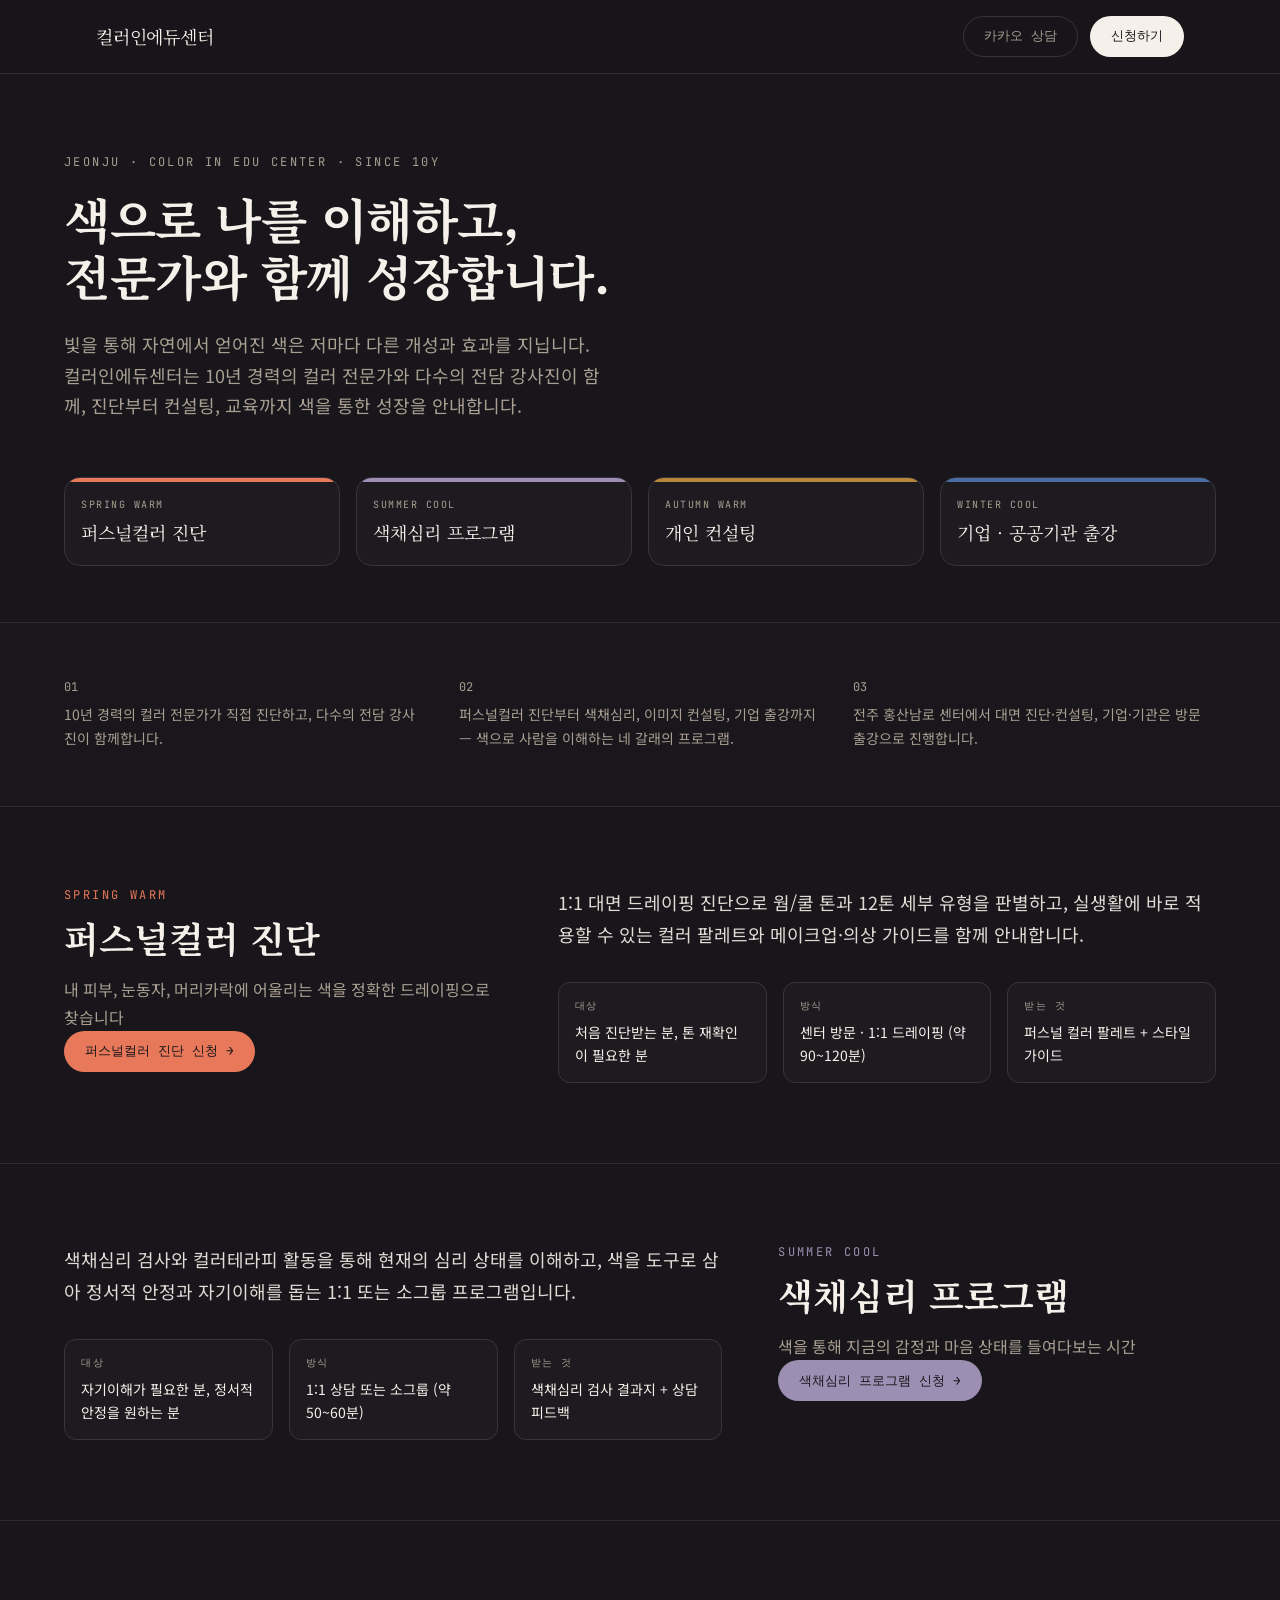
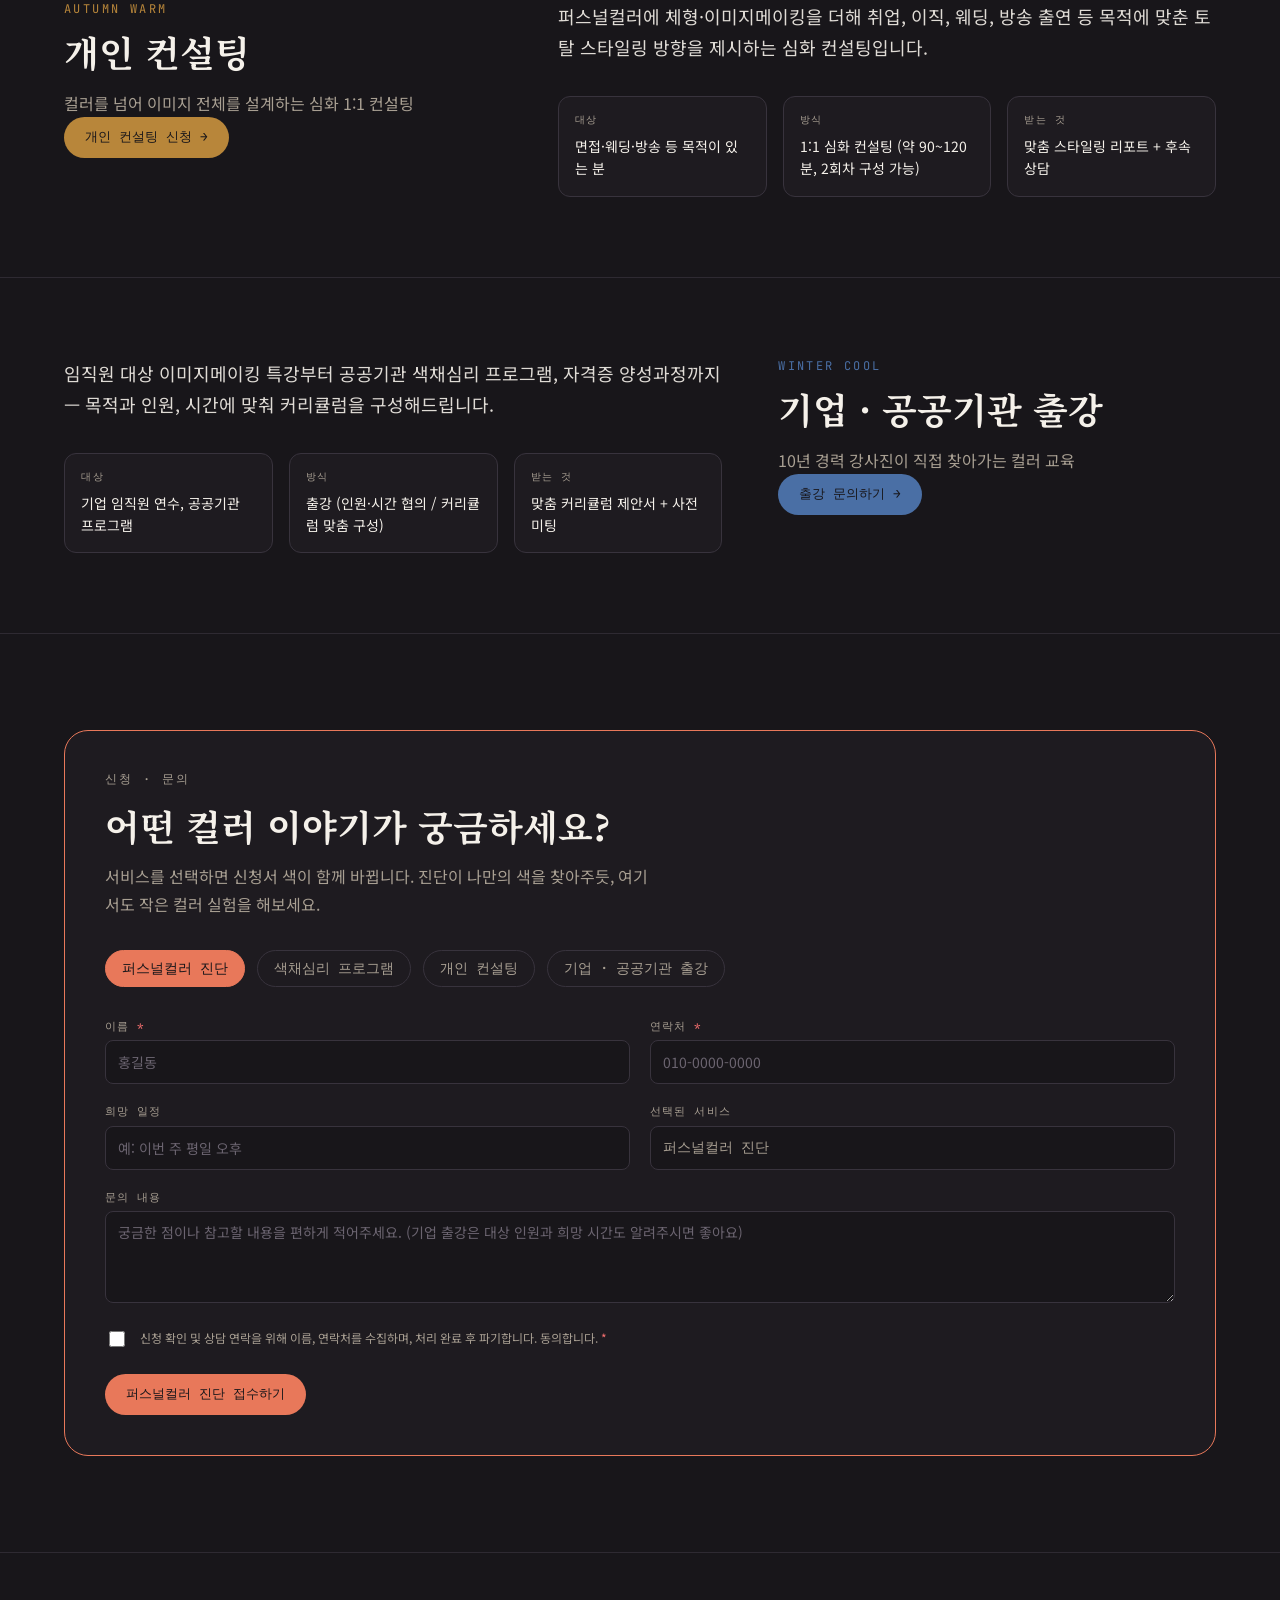
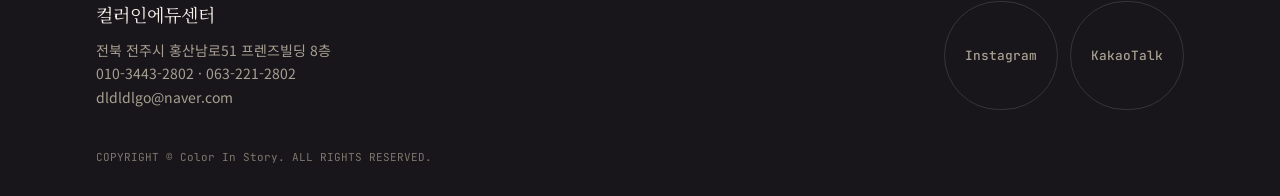
<file: index.html>
<!doctype html>
<html lang="ko">
<head>
<meta charset="UTF-8" />
<meta name="viewport" content="width=device-width, initial-scale=1.0" />
<title>컬러인에듀센터 | 색으로 나를 이해하고, 색으로 성장하다</title>
<meta name="description" content="전주 컬러인에듀센터 — 퍼스널컬러 진단, 색채심리 프로그램, 개인 컨설팅, 기업·공공기관 출강 신청. 10년 경력의 컬러 전문가와 함께하세요." />
<meta property="og:title" content="컬러인에듀센터 | Color In Story" />
<meta property="og:description" content="퍼스널컬러 · 색채심리 · 개인컨설팅 · 기업/공공기관 출강 신청" />
<meta property="og:locale" content="ko_KR" />
<link rel="preconnect" href="https://fonts.googleapis.com" />
<link rel="preconnect" href="https://fonts.gstatic.com" crossorigin />
<link href="https://fonts.googleapis.com/css2?family=Noto+Serif+KR:wght@500;700&family=Noto+Sans+KR:wght@400;500;600;700&family=JetBrains+Mono:wght@500&display=swap" rel="stylesheet" />
<link rel="stylesheet" href="style.css" />
</head>
<body>

<header class="site-header">
  <div class="wrap header-row">
    <a href="#top" class="logo">컬러인에듀센터</a>
    <div class="header-actions">
      <a href="https://pf.kakao.com/_MabiC" target="_blank" rel="noreferrer" class="btn btn-ghost hide-mobile">카카오 상담</a>
      <button type="button" class="btn btn-solid js-apply">신청하기</button>
    </div>
  </div>
</header>

<main>

  <!-- Hero -->
  <section id="top" class="hero wrap">
    <p class="eyebrow">JEONJU · COLOR IN EDU CENTER · SINCE 10Y</p>
    <h1 class="hero-title">색으로 나를 이해하고,<br />전문가와 함께 성장합니다.</h1>
    <p class="hero-sub">
      빛을 통해 자연에서 얻어진 색은 저마다 다른 개성과 효과를 지닙니다. 컬러인에듀센터는 10년
      경력의 컬러 전문가와 다수의 전담 강사진이 함께, 진단부터 컨설팅, 교육까지 색을 통한
      성장을 안내합니다.
    </p>

    <div class="swatch-grid">
      <button class="swatch-card js-pick" data-service="personal" style="--accent: var(--spring)">
        <span class="swatch-bar"></span>
        <span class="swatch-season">SPRING WARM</span>
        <span class="swatch-title">퍼스널컬러 진단</span>
      </button>
      <button class="swatch-card js-pick" data-service="psychology" style="--accent: var(--summer)">
        <span class="swatch-bar"></span>
        <span class="swatch-season">SUMMER COOL</span>
        <span class="swatch-title">색채심리 프로그램</span>
      </button>
      <button class="swatch-card js-pick" data-service="consulting" style="--accent: var(--autumn)">
        <span class="swatch-bar"></span>
        <span class="swatch-season">AUTUMN WARM</span>
        <span class="swatch-title">개인 컨설팅</span>
      </button>
      <button class="swatch-card js-pick" data-service="corporate" style="--accent: var(--winter)">
        <span class="swatch-bar"></span>
        <span class="swatch-season">WINTER COOL</span>
        <span class="swatch-title">기업 · 공공기관 출강</span>
      </button>
    </div>
  </section>

  <!-- About strip -->
  <section class="about-strip">
    <div class="wrap about-grid">
      <div>
        <p class="num">01</p>
        <p class="about-text">10년 경력의 컬러 전문가가 직접 진단하고, 다수의 전담 강사진이 함께합니다.</p>
      </div>
      <div>
        <p class="num">02</p>
        <p class="about-text">퍼스널컬러 진단부터 색채심리, 이미지 컨설팅, 기업 출강까지 — 색으로 사람을 이해하는 네 갈래의 프로그램.</p>
      </div>
      <div>
        <p class="num">03</p>
        <p class="about-text">전주 홍산남로 센터에서 대면 진단·컨설팅, 기업·기관은 방문 출강으로 진행합니다.</p>
      </div>
    </div>
  </section>

  <!-- Service: 퍼스널컬러 -->
  <section id="personal" class="service" style="--accent: var(--spring)">
    <div class="wrap service-row">
      <div class="service-head">
        <p class="eyebrow accent-text">SPRING WARM</p>
        <h2 class="service-title">퍼스널컬러 진단</h2>
        <p class="service-tagline">내 피부, 눈동자, 머리카락에 어울리는 색을 정확한 드레이핑으로 찾습니다</p>
        <button type="button" class="btn btn-accent js-pick" data-service="personal">퍼스널컬러 진단 신청 →</button>
      </div>
      <div class="service-body">
        <p class="service-desc">
          1:1 대면 드레이핑 진단으로 웜/쿨 톤과 12톤 세부 유형을 판별하고, 실생활에 바로 적용할 수 있는
          컬러 팔레트와 메이크업·의상 가이드를 함께 안내합니다.
        </p>
        <dl class="point-grid">
          <div class="point-card">
            <dt>대상</dt><dd>처음 진단받는 분, 톤 재확인이 필요한 분</dd>
          </div>
          <div class="point-card">
            <dt>방식</dt><dd>센터 방문 · 1:1 드레이핑 (약 90~120분)</dd>
          </div>
          <div class="point-card">
            <dt>받는 것</dt><dd>퍼스널 컬러 팔레트 + 스타일 가이드</dd>
          </div>
        </dl>
      </div>
    </div>
  </section>

  <!-- Service: 색채심리 -->
  <section id="psychology" class="service reversed" style="--accent: var(--summer)">
    <div class="wrap service-row">
      <div class="service-head">
        <p class="eyebrow accent-text">SUMMER COOL</p>
        <h2 class="service-title">색채심리 프로그램</h2>
        <p class="service-tagline">색을 통해 지금의 감정과 마음 상태를 들여다보는 시간</p>
        <button type="button" class="btn btn-accent js-pick" data-service="psychology">색채심리 프로그램 신청 →</button>
      </div>
      <div class="service-body">
        <p class="service-desc">
          색채심리 검사와 컬러테라피 활동을 통해 현재의 심리 상태를 이해하고, 색을 도구로 삼아
          정서적 안정과 자기이해를 돕는 1:1 또는 소그룹 프로그램입니다.
        </p>
        <dl class="point-grid">
          <div class="point-card">
            <dt>대상</dt><dd>자기이해가 필요한 분, 정서적 안정을 원하는 분</dd>
          </div>
          <div class="point-card">
            <dt>방식</dt><dd>1:1 상담 또는 소그룹 (약 50~60분)</dd>
          </div>
          <div class="point-card">
            <dt>받는 것</dt><dd>색채심리 검사 결과지 + 상담 피드백</dd>
          </div>
        </dl>
      </div>
    </div>
  </section>

  <!-- Service: 개인 컨설팅 -->
  <section id="consulting" class="service" style="--accent: var(--autumn)">
    <div class="wrap service-row">
      <div class="service-head">
        <p class="eyebrow accent-text">AUTUMN WARM</p>
        <h2 class="service-title">개인 컨설팅</h2>
        <p class="service-tagline">컬러를 넘어 이미지 전체를 설계하는 심화 1:1 컨설팅</p>
        <button type="button" class="btn btn-accent js-pick" data-service="consulting">개인 컨설팅 신청 →</button>
      </div>
      <div class="service-body">
        <p class="service-desc">
          퍼스널컬러에 체형·이미지메이킹을 더해 취업, 이직, 웨딩, 방송 출연 등 목적에 맞춘
          토탈 스타일링 방향을 제시하는 심화 컨설팅입니다.
        </p>
        <dl class="point-grid">
          <div class="point-card">
            <dt>대상</dt><dd>면접·웨딩·방송 등 목적이 있는 분</dd>
          </div>
          <div class="point-card">
            <dt>방식</dt><dd>1:1 심화 컨설팅 (약 90~120분, 2회차 구성 가능)</dd>
          </div>
          <div class="point-card">
            <dt>받는 것</dt><dd>맞춤 스타일링 리포트 + 후속 상담</dd>
          </div>
        </dl>
      </div>
    </div>
  </section>

  <!-- Service: 기업/공공기관 출강 -->
  <section id="corporate" class="service reversed" style="--accent: var(--winter)">
    <div class="wrap service-row">
      <div class="service-head">
        <p class="eyebrow accent-text">WINTER COOL</p>
        <h2 class="service-title">기업 · 공공기관 출강</h2>
        <p class="service-tagline">10년 경력 강사진이 직접 찾아가는 컬러 교육</p>
        <button type="button" class="btn btn-accent js-pick" data-service="corporate">출강 문의하기 →</button>
      </div>
      <div class="service-body">
        <p class="service-desc">
          임직원 대상 이미지메이킹 특강부터 공공기관 색채심리 프로그램, 자격증 양성과정까지 —
          목적과 인원, 시간에 맞춰 커리큘럼을 구성해드립니다.
        </p>
        <dl class="point-grid">
          <div class="point-card">
            <dt>대상</dt><dd>기업 임직원 연수, 공공기관 프로그램</dd>
          </div>
          <div class="point-card">
            <dt>방식</dt><dd>출강 (인원·시간 협의 / 커리큘럼 맞춤 구성)</dd>
          </div>
          <div class="point-card">
            <dt>받는 것</dt><dd>맞춤 커리큘럼 제안서 + 사전 미팅</dd>
          </div>
        </dl>
      </div>
    </div>
  </section>

  <!-- Application form -->
  <section id="apply" class="apply wrap">
    <div class="apply-card" style="--accent: var(--spring)" id="applyCard">
      <p class="eyebrow">신청 · 문의</p>
      <h2 class="apply-title">어떤 컬러 이야기가 궁금하세요?</h2>
      <p class="apply-sub">서비스를 선택하면 신청서 색이 함께 바뀝니다. 진단이 나만의 색을 찾아주듯, 여기서도 작은 컬러 실험을 해보세요.</p>

      <div class="pill-row" id="pillRow">
        <button type="button" class="pill js-pill" data-service="personal">퍼스널컬러 진단</button>
        <button type="button" class="pill js-pill" data-service="psychology">색채심리 프로그램</button>
        <button type="button" class="pill js-pill" data-service="consulting">개인 컨설팅</button>
        <button type="button" class="pill js-pill" data-service="corporate">기업 · 공공기관 출강</button>
      </div>

      <form id="applyForm" class="apply-form" novalidate>
        <label class="field">
          <span class="field-label">이름 <em>*</em></span>
          <input class="input" type="text" name="name" placeholder="홍길동" required />
        </label>
        <label class="field">
          <span class="field-label">연락처 <em>*</em></span>
          <input class="input" type="tel" name="phone" placeholder="010-0000-0000" required />
        </label>
        <label class="field">
          <span class="field-label">희망 일정</span>
          <input class="input" type="text" name="preferredDate" placeholder="예: 이번 주 평일 오후" />
        </label>
        <label class="field">
          <span class="field-label">선택된 서비스</span>
          <div class="input input-static" id="selectedServiceLabel">퍼스널컬러 진단</div>
        </label>
        <label class="field field-full">
          <span class="field-label">문의 내용</span>
          <textarea class="input" name="message" rows="4" placeholder="궁금한 점이나 참고할 내용을 편하게 적어주세요. (기업 출강은 대상 인원과 희망 시간도 알려주시면 좋아요)"></textarea>
        </label>

        <label class="consent field-full">
          <input type="checkbox" name="consent" required />
          <span>신청 확인 및 상담 연락을 위해 이름, 연락처를 수집하며, 처리 완료 후 파기합니다. 동의합니다. <em>*</em></span>
        </label>

        <p class="form-error" id="formError" hidden></p>

        <button type="submit" class="btn btn-accent submit-btn field-full" id="submitBtn">
          <span id="submitLabel">퍼스널컬러 진단 접수하기</span>
        </button>
      </form>

      <div class="apply-success" id="applySuccess" hidden>
        <p class="success-title">신청이 접수됐어요.</p>
        <p class="success-sub">담당 강사가 확인 후 남겨주신 연락처로 안내드릴게요. 급하시면 카카오톡 상담도 가능합니다.</p>
        <a href="https://pf.kakao.com/_MabiC" target="_blank" rel="noreferrer" class="btn btn-accent">카카오톡으로 바로 상담하기</a>
      </div>
    </div>
  </section>

</main>

<footer class="site-footer">
  <div class="wrap footer-row">
    <div>
      <p class="footer-logo">컬러인에듀센터</p>
      <p class="footer-contact">
        전북 전주시 홍산남로51 프렌즈빌딩 8층<br />
        010-3443-2802 · 063-221-2802<br />
        dldldlgo@naver.com
      </p>
    </div>
    <div class="footer-links">
      <a href="https://www.instagram.com/colorinstory_official/" target="_blank" rel="noreferrer" class="btn btn-ghost">Instagram</a>
      <a href="https://pf.kakao.com/_MabiC" target="_blank" rel="noreferrer" class="btn btn-ghost">KakaoTalk</a>
    </div>
  </div>
  <p class="footer-copy wrap">COPYRIGHT © Color In Story. ALL RIGHTS RESERVED.</p>
</footer>

<script src="main.js"></script>
</body>
</html>
</file>
<file: style.css>
:root {
  --ink: #18161a;
  --ink-soft: #1e1b20;
  --ink-line: #38333d;
  --paper: #f5f1ea;
  --paper-dim: #a89f92;
  --spring: #e8785a;
  --summer: #9c8fb3;
  --autumn: #b8863a;
  --winter: #4a6fa5;

  --font-display: "Noto Serif KR", serif;
  --font-body: "Noto Sans KR", sans-serif;
  --font-mono: "JetBrains Mono", monospace;
}

* { box-sizing: border-box; }

html { scroll-behavior: smooth; }

@media (prefers-reduced-motion: reduce) {
  html { scroll-behavior: auto; }
  * { animation-duration: 0.01ms !important; transition-duration: 0.01ms !important; }
}

body {
  margin: 0;
  background: var(--ink);
  color: var(--paper);
  font-family: var(--font-body);
  -webkit-font-smoothing: antialiased;
}

::selection { background: var(--spring); color: var(--ink); }

a { color: inherit; }

.wrap {
  max-width: 72rem;
  margin: 0 auto;
  padding: 0 1.25rem;
}

@media (min-width: 640px) {
  .wrap { padding: 0 2rem; }
}

.eyebrow {
  font-family: var(--font-mono);
  font-size: 0.75rem;
  letter-spacing: 0.2em;
  color: var(--paper-dim);
  margin: 0;
}

.accent-text { color: var(--accent); }

/* ---------- Buttons ---------- */

.btn {
  display: inline-flex;
  align-items: center;
  gap: 0.5rem;
  border-radius: 999px;
  padding: 0.65rem 1.25rem;
  font-family: var(--font-mono);
  font-size: 0.8rem;
  font-weight: 500;
  border: 1px solid transparent;
  cursor: pointer;
  text-decoration: none;
  transition: opacity 0.15s ease, border-color 0.15s ease, color 0.15s ease;
  background: none;
}

.btn-ghost {
  border-color: var(--ink-line);
  color: var(--paper-dim);
}
.btn-ghost:hover { border-color: var(--paper); color: var(--paper); }

.btn-solid {
  background: var(--paper);
  color: var(--ink);
}
.btn-solid:hover { opacity: 0.85; }

.btn-accent {
  background: var(--accent);
  color: var(--ink);
}
.btn-accent:hover { opacity: 0.9; }

.hide-mobile { display: none; }
@media (min-width: 640px) { .hide-mobile { display: inline-flex; } }

/* ---------- Header ---------- */

.site-header {
  position: sticky;
  top: 0;
  z-index: 40;
  border-bottom: 1px solid rgba(56, 51, 61, 0.7);
  background: rgba(24, 22, 26, 0.85);
  backdrop-filter: blur(8px);
}

.header-row {
  display: flex;
  align-items: center;
  justify-content: space-between;
  padding-top: 1rem;
  padding-bottom: 1rem;
}

.logo {
  font-family: var(--font-display);
  font-size: 1.125rem;
  letter-spacing: -0.01em;
  text-decoration: none;
  color: var(--paper);
}

.header-actions { display: flex; align-items: center; gap: 0.75rem; }

/* ---------- Hero ---------- */

.hero { padding: 3.5rem 0 2.5rem; }
@media (min-width: 640px) { .hero { padding: 5rem 0 3.5rem; } }

.hero-title {
  font-family: var(--font-display);
  font-size: 2.25rem;
  line-height: 1.25;
  letter-spacing: -0.01em;
  max-width: 42rem;
  margin: 1.25rem 0 0;
  color: var(--paper);
}
@media (min-width: 640px) { .hero-title { font-size: 3rem; line-height: 1.2; } }

.hero-sub {
  max-width: 34rem;
  margin: 1.5rem 0 0;
  color: var(--paper-dim);
  line-height: 1.7;
  font-size: 1rem;
}
@media (min-width: 640px) { .hero-sub { font-size: 1.125rem; } }

.swatch-grid {
  display: grid;
  grid-template-columns: repeat(2, 1fr);
  gap: 0.75rem;
  margin-top: 2.5rem;
}
@media (min-width: 640px) {
  .swatch-grid { grid-template-columns: repeat(4, 1fr); gap: 1rem; margin-top: 3.5rem; }
}

.swatch-card {
  position: relative;
  overflow: hidden;
  border-radius: 1rem;
  border: 1px solid var(--ink-line);
  background: var(--ink-soft);
  padding: 1.25rem 1rem;
  text-align: left;
  cursor: pointer;
  transition: border-color 0.15s ease;
}
.swatch-card:hover { border-color: rgba(245, 241, 234, 0.4); }

.swatch-bar {
  position: absolute;
  top: 0; left: 0; right: 0;
  height: 4px;
  background: var(--accent);
  transition: height 0.15s ease;
}
.swatch-card:hover .swatch-bar { height: 6px; }

.swatch-season {
  display: block;
  font-family: var(--font-mono);
  font-size: 0.625rem;
  letter-spacing: 0.15em;
  color: var(--paper-dim);
}

.swatch-title {
  display: block;
  margin-top: 0.5rem;
  font-family: var(--font-display);
  font-size: 1rem;
  color: var(--paper);
}
@media (min-width: 640px) { .swatch-title { font-size: 1.125rem; } }

/* ---------- About strip ---------- */

.about-strip {
  border-top: 1px solid rgba(56, 51, 61, 0.7);
  border-bottom: 1px solid rgba(56, 51, 61, 0.7);
  background: rgba(30, 27, 32, 0.4);
}

.about-grid {
  display: grid;
  gap: 2rem;
  padding: 2.5rem 0;
}
@media (min-width: 640px) {
  .about-grid { grid-template-columns: repeat(3, 1fr); padding: 3.5rem 0; }
}

.num { font-family: var(--font-mono); font-size: 0.75rem; color: var(--paper-dim); margin: 0; }
.about-text { margin: 0.5rem 0 0; font-size: 0.875rem; line-height: 1.7; color: var(--paper-dim); }

/* ---------- Service sections ---------- */

.service { border-bottom: 1px solid rgba(56, 51, 61, 0.7); }

.service-row {
  display: flex;
  flex-direction: column;
  gap: 2rem;
  padding: 3.5rem 0;
}
@media (min-width: 768px) {
  .service-row { flex-direction: row; align-items: flex-start; gap: 3.5rem; padding: 5rem 0; }
  .service.reversed .service-row { flex-direction: row-reverse; }
  .service-head { width: 38%; flex-shrink: 0; }
  .service-body { width: 62%; }
}

.service-title {
  font-family: var(--font-display);
  font-size: 1.875rem;
  line-height: 1.25;
  color: var(--paper);
  margin: 0.75rem 0 0;
}
@media (min-width: 640px) { .service-title { font-size: 2.25rem; } }

.service-tagline {
  margin: 1rem 0 0;
  color: var(--paper-dim);
  line-height: 1.7;
}

.service-desc {
  margin: 0;
  color: rgba(245, 241, 234, 0.9);
  line-height: 1.75;
  font-size: 1rem;
}
@media (min-width: 640px) { .service-desc { font-size: 1.125rem; } }

.point-grid {
  display: grid;
  gap: 1rem;
  margin: 2rem 0 0;
}
@media (min-width: 640px) { .point-grid { grid-template-columns: repeat(3, 1fr); } }

.point-card {
  border: 1px solid var(--ink-line);
  background: var(--ink-soft);
  border-radius: 0.75rem;
  padding: 1rem;
}

.point-card dt {
  font-family: var(--font-mono);
  font-size: 0.625rem;
  letter-spacing: 0.15em;
  color: var(--paper-dim);
}
.point-card dd {
  margin: 0.5rem 0 0;
  font-size: 0.875rem;
  line-height: 1.6;
  color: var(--paper);
}

/* ---------- Application form ---------- */

.apply { padding: 4rem 0; }
@media (min-width: 640px) { .apply { padding: 6rem 0; } }

.apply-card {
  border: 1px solid var(--accent);
  background: var(--ink-soft);
  border-radius: 1.5rem;
  padding: 1.5rem;
  transition: border-color 0.4s ease;
}
@media (min-width: 640px) { .apply-card { padding: 2.5rem; } }

.apply-title {
  font-family: var(--font-display);
  font-size: 1.875rem;
  margin: 0.75rem 0 0;
  color: var(--paper);
}
@media (min-width: 640px) { .apply-title { font-size: 2.25rem; } }

.apply-sub {
  max-width: 34rem;
  margin: 0.75rem 0 0;
  color: var(--paper-dim);
  font-size: 0.875rem;
  line-height: 1.7;
}
@media (min-width: 640px) { .apply-sub { font-size: 1rem; } }

.pill-row {
  display: grid;
  grid-template-columns: repeat(2, 1fr);
  gap: 0.5rem;
  margin-top: 2rem;
}
@media (min-width: 640px) {
  .pill-row { display: flex; flex-wrap: wrap; gap: 0.75rem; }
}

.pill {
  border-radius: 999px;
  border: 1px solid var(--ink-line);
  color: var(--paper-dim);
  background: none;
  padding: 0.5rem 1rem;
  font-family: var(--font-mono);
  font-size: 0.75rem;
  cursor: pointer;
  transition: all 0.15s ease;
}
@media (min-width: 640px) { .pill { font-size: 0.875rem; } }

.pill.active {
  background: var(--accent);
  border-color: var(--accent);
  color: var(--ink);
}

.apply-form {
  display: grid;
  gap: 1.25rem;
  margin-top: 2rem;
}
@media (min-width: 640px) { .apply-form { grid-template-columns: repeat(2, 1fr); } }

.field-full { grid-column: 1 / -1; }

.field-label {
  display: block;
  margin-bottom: 0.4rem;
  font-family: var(--font-mono);
  font-size: 0.6875rem;
  letter-spacing: 0.1em;
  color: var(--paper-dim);
}
.field-label em { color: #f87171; font-style: normal; }

.input {
  width: 100%;
  height: 2.75rem;
  border-radius: 0.5rem;
  border: 1px solid var(--ink-line);
  background: var(--ink);
  padding: 0 0.75rem;
  font-size: 0.875rem;
  color: var(--paper);
  font-family: var(--font-body);
}
.input::placeholder { color: #6b6470; }
.input:focus { outline: none; border-color: var(--accent); }

textarea.input { height: auto; padding-top: 0.6rem; resize: vertical; }

.input-static {
  display: flex;
  align-items: center;
  color: var(--paper-dim);
  font-family: var(--font-mono);
  font-size: 0.875rem;
}

.consent {
  display: flex;
  align-items: flex-start;
  gap: 0.75rem;
  font-size: 0.75rem;
  line-height: 1.6;
  color: var(--paper-dim);
}
.consent input { margin-top: 0.2rem; flex-shrink: 0; width: 1rem; height: 1rem; accent-color: var(--accent); }
.consent em { color: #f87171; font-style: normal; }

.form-error { color: #f87171; font-size: 0.875rem; margin: 0; grid-column: 1 / -1; }

.submit-btn { justify-self: start; margin-top: 0.25rem; }
.submit-btn:disabled { opacity: 0.6; cursor: not-allowed; }

.apply-success {
  margin-top: 2rem;
  border: 1px solid var(--accent);
  border-radius: 1rem;
  padding: 2rem 1.5rem;
  text-align: center;
}
.success-title { font-family: var(--font-display); font-size: 1.25rem; margin: 0; color: var(--paper); }
.success-sub { margin: 0.5rem 0 1.25rem; font-size: 0.875rem; color: var(--paper-dim); }

/* ---------- Footer ---------- */

.site-footer { border-top: 1px solid rgba(56, 51, 61, 0.7); padding: 3rem 0 2rem; }

.footer-row {
  display: flex;
  flex-direction: column;
  gap: 2rem;
  justify-content: space-between;
}
@media (min-width: 640px) { .footer-row { flex-direction: row; } }

.footer-logo { font-family: var(--font-display); font-size: 1.125rem; margin: 0; color: var(--paper); }
.footer-contact { margin: 0.75rem 0 0; font-size: 0.875rem; line-height: 1.7; color: var(--paper-dim); }

.footer-links { display: flex; gap: 0.75rem; }

.footer-copy {
  margin-top: 2.5rem;
  font-family: var(--font-mono);
  font-size: 0.6875rem;
  color: rgba(168, 159, 146, 0.7);
}
</file>
